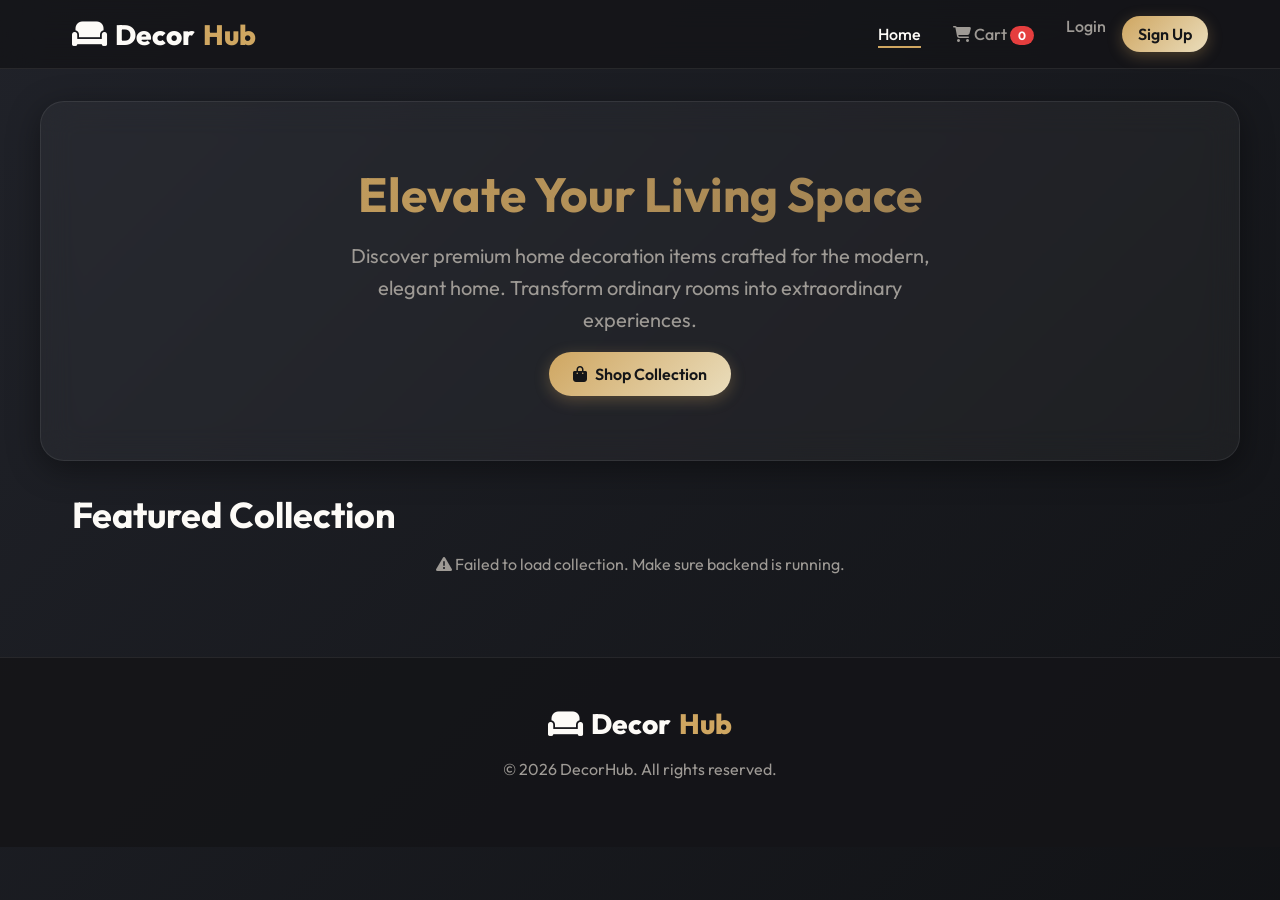
<file: decorhub-frontend/index.html>
<!DOCTYPE html>
<html lang="en">

<head>
    <meta charset="UTF-8">
    <meta name="viewport" content="width=device-width, initial-scale=1.0">
    <title>DecorHub | Premium Home Decor</title>
    <!-- Icons -->
    <link rel="stylesheet" href="https://cdnjs.cloudflare.com/ajax/libs/font-awesome/6.4.0/css/all.min.css">
    <!-- Base Styles -->
    <link rel="stylesheet" href="index.css">
    <link rel="stylesheet" href="style.css">
</head>

<body>
    <!-- Navigation -->
    <header class="navbar">
        <div class="container flex justify-between items-center">
            <a href="index.html" class="logo">
                <i class="fa-solid fa-couch"></i> Decor<span>Hub</span>
            </a>
            <nav class="nav-links">
                <a href="index.html" class="nav-link active">Home</a>
                <a href="cart.html" class="nav-link">
                    <i class="fa-solid fa-shopping-cart"></i> Cart <span id="cart-count" class="badge">0</span>
                </a>
                <div id="auth-links" class="flex gap-4">
                    <!-- Injected by script.js based on auth state -->
                </div>
            </nav>
        </div>
    </header>

    <!-- Hero Section -->
    <section class="hero-section container mt-8 mb-8 text-center glass-card" style="padding: 4rem 2rem;">
        <h1 class="mb-4">Elevate Your Living Space</h1>
        <p style="font-size: 1.25rem; max-width: 600px; margin: 0 auto;" class="mb-6">Discover premium home decoration
            items crafted for the modern, elegant home. Transform ordinary rooms into extraordinary experiences.</p>
        <a href="#products-section" class="btn btn-primary mt-4">
            <i class="fa-solid fa-bag-shopping"></i> Shop Collection
        </a>
    </section>

    <!-- Products Section -->
    <main id="products-section" class="container mb-8">
        <div class="flex justify-between items-center mb-6">
            <h2>Featured Collection</h2>
            <div id="admin-controls" class="hidden">
                <a href="admin.html" class="btn btn-secondary"><i class="fa-solid fa-gauge"></i> Dashboard</a>
            </div>
        </div>

        <!-- Products Grid Container -->
        <div id="products-loader" class="text-center w-full py-8">
            <i class="fa-solid fa-circle-notch fa-spin fa-3x" style="color: var(--primary)"></i>
            <p class="mt-4">Curating products...</p>
        </div>
        <div id="products" class="grid grid-cols-3 gap-6 hidden"></div>
    </main>

    <!-- Footer -->
    <footer class="mt-8"
        style="background: rgba(20, 21, 24, 0.9); padding: 3rem 0; border-top: 1px solid var(--border-light);">
        <div class="container text-center">
            <a href="index.html" class="logo justify-center mb-4">
                <i class="fa-solid fa-couch"></i> Decor<span>Hub</span>
            </a>
            <p class="mb-0 text-muted">&copy; 2026 DecorHub. All rights reserved.</p>
        </div>
    </footer>

    <script src="script.js"></script>
</body>

</html>
</file>
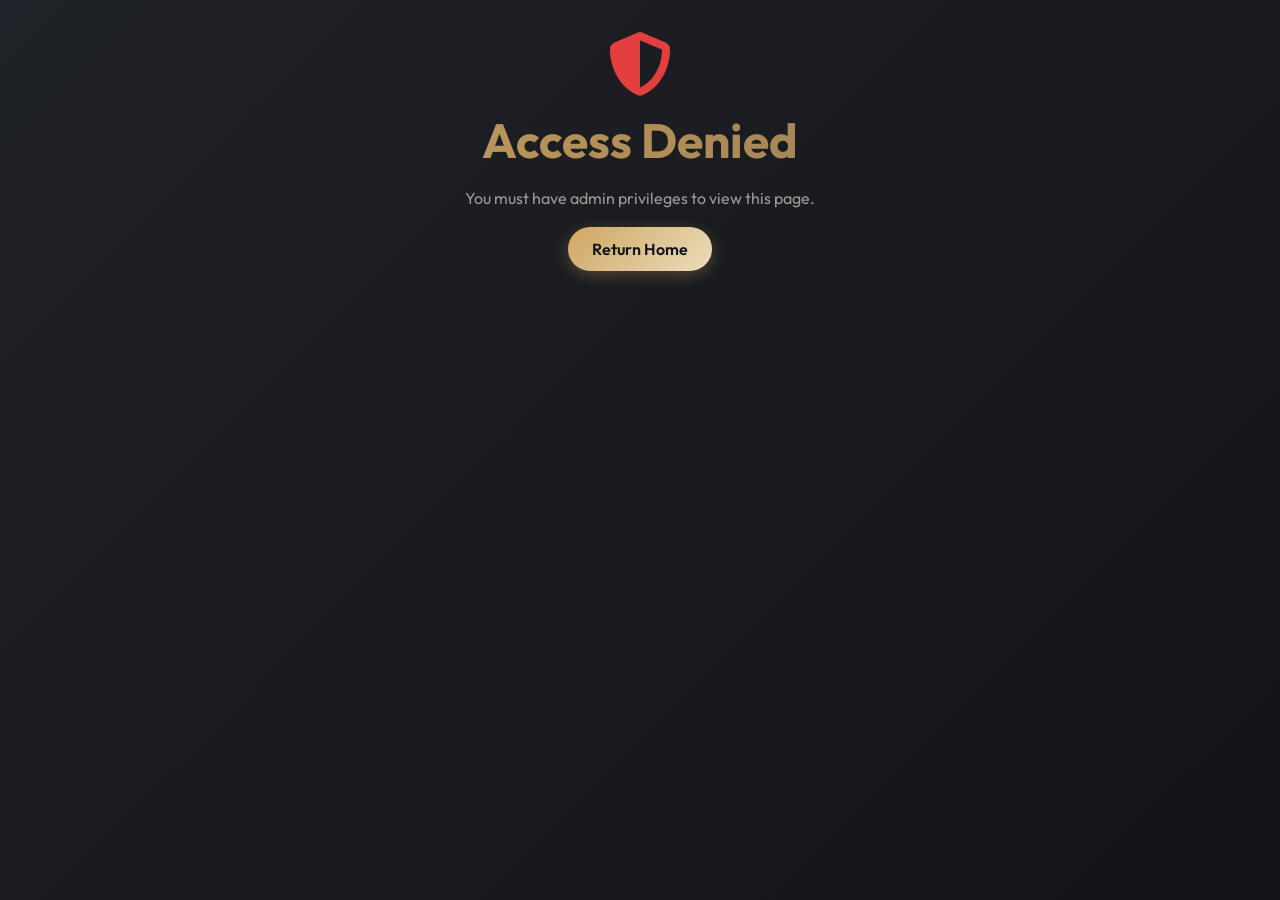
<file: decorhub-frontend/admin.html>
<!DOCTYPE html>
<html lang="en">

<head>
    <meta charset="UTF-8">
    <meta name="viewport" content="width=device-width, initial-scale=1.0">
    <title>Admin Dashboard | DecorHub</title>
    <!-- Icons -->
    <link rel="stylesheet" href="https://cdnjs.cloudflare.com/ajax/libs/font-awesome/6.4.0/css/all.min.css">
    <!-- Base Styles -->
    <link rel="stylesheet" href="index.css">
    <link rel="stylesheet" href="style.css">
</head>

<body>
    <header class="navbar" style="background: rgba(20, 21, 24, 0.95);">
        <div class="container flex justify-between items-center">
            <a href="index.html" class="logo">
                <i class="fa-solid fa-gauge" style="color: var(--accent);"></i> DecorHub <span>Admin</span>
            </a>
            <nav class="nav-links">
                <a href="index.html" class="nav-link"><i class="fa-solid fa-store"></i> View Store</a>
                <button onclick="logout()" class="btn btn-secondary btn-sm" style="padding: 0.5rem 1rem;">
                    <i class="fa-solid fa-right-from-bracket"></i> Logout
                </button>
            </nav>
        </div>
    </header>

    <main class="container mt-8 mb-8" style="min-height: 80vh;">
        <div class="flex justify-between items-center mb-6">
            <h2><i class="fa-solid fa-boxes-stacked" style="color: var(--primary);"></i> Product Management</h2>
            <button onclick="openModal('addModal')" class="btn btn-primary">
                <i class="fa-solid fa-plus"></i> Add New Product
            </button>
        </div>

        <div class="glass-card w-full" style="padding: 0; overflow: hidden;">
            <div style="overflow-x: auto;">
                <table style="width: 100%; border-collapse: collapse; text-align: left;">
                    <thead>
                        <tr style="background: rgba(255,255,255,0.05); border-bottom: 1px solid var(--border-light);">
                            <th style="padding: 1.5rem; color: var(--text-muted); font-weight: 600;">ID</th>
                            <th style="padding: 1.5rem; color: var(--text-muted); font-weight: 600;">Product Details
                            </th>
                            <th style="padding: 1.5rem; color: var(--text-muted); font-weight: 600;">Price</th>
                            <th style="padding: 1.5rem; color: var(--text-muted); font-weight: 600; text-align: right;">
                                Actions</th>
                        </tr>
                    </thead>
                    <tbody id="admin-product-list">
                        <!-- Populated by JS -->
                        <tr>
                            <td colspan="4" class="text-center py-8">
                                <i class="fa-solid fa-circle-notch fa-spin fa-2x"></i>
                                <p class="mt-4">Loading inventory data...</p>
                            </td>
                        </tr>
                    </tbody>
                </table>
            </div>
        </div>

        <!-- Orders Section -->
        <div id="orders-section" class="mt-12">
            <div class="flex justify-between items-center mb-6">
                <h2><i class="fa-solid fa-truck-fast" style="color: var(--secondary);"></i> Order Management</h2>
                <button onclick="loadAdminOrders()" class="btn btn-secondary">
                    <i class="fa-solid fa-arrows-rotate"></i> Refresh Orders
                </button>
            </div>

            <div class="glass-card w-full" style="padding: 0; overflow: hidden;">
                <div style="overflow-x: auto;">
                    <table style="width: 100%; border-collapse: collapse; text-align: left;">
                        <thead>
                            <tr
                                style="background: rgba(255,255,255,0.05); border-bottom: 1px solid var(--border-light);">
                                <th style="padding: 1.5rem; color: var(--text-muted); font-weight: 600;">Order ID</th>
                                <th style="padding: 1.5rem; color: var(--text-muted); font-weight: 600;">Customer</th>
                                <th style="padding: 1.5rem; color: var(--text-muted); font-weight: 600;">Date</th>
                                <th style="padding: 1.5rem; color: var(--text-muted); font-weight: 600;">Total</th>
                                <th style="padding: 1.5rem; color: var(--text-muted); font-weight: 600;">Status</th>
                                <th
                                    style="padding: 1.5rem; color: var(--text-muted); font-weight: 600; text-align: right;">
                                    Actions</th>
                            </tr>
                        </thead>
                        <tbody id="admin-order-list">
                            <tr>
                                <td colspan="6" class="text-center py-8">
                                    <i class="fa-solid fa-circle-notch fa-spin fa-2x"></i>
                                    <p class="mt-4">Loading operational data...</p>
                                </td>
                            </tr>
                        </tbody>
                    </table>
                </div>
            </div>
        </div>
    </main>

    <!-- Modal Form (Add/Edit) -->
    <div id="productModal" class="fixed inset-0 hidden items-center justify-center"
        style="position: fixed; top: 0; left: 0; right: 0; bottom: 0; background: rgba(0,0,0,0.7); backdrop-filter: blur(5px); z-index: 100;">
        <div class="glass-card w-full" style="max-width: 500px; margin: 2rem;">
            <div class="flex justify-between items-center mb-6 border-b pb-4"
                style="border-bottom: 1px solid var(--border-light)">
                <h3 id="modalTitle"><i class="fa-solid fa-square-plus"></i> Add Product</h3>
                <button onclick="closeModal()" class="btn btn-secondary"
                    style="padding: 0.5rem; border-radius: 50%; width: 40px; height: 40px;">
                    <i class="fa-solid fa-xmark"></i>
                </button>
            </div>

            <form id="productForm">
                <input type="hidden" id="prod-id">

                <div class="form-group">
                    <label for="prod-name">Product Name</label>
                    <input type="text" id="prod-name" class="form-control" placeholder="e.g. Modern Table Lamp"
                        required>
                </div>

                <div class="form-group">
                    <label for="prod-price">Price ($)</label>
                    <input type="number" id="prod-price" class="form-control" placeholder="0.00" step="0.01" min="0"
                        required>
                </div>

                <div class="form-group">
                    <label for="prod-image">Image URL</label>
                    <input type="text" id="prod-image" class="form-control" placeholder="https://example.com/image.jpg">
                </div>

                <div class="form-group mb-6">
                    <label for="prod-desc">Description</label>
                    <textarea id="prod-desc" class="form-control" rows="4"
                        placeholder="Brief details about the product..." required
                        style="resize: vertical; min-height: 100px; font-family: inherit;"></textarea>
                </div>

                <div class="flex justify-end gap-4 mt-6">
                    <button type="button" onclick="closeModal()" class="btn btn-secondary">Cancel</button>
                    <button type="submit" class="btn btn-primary" id="saveProdBtn">
                        <i class="fa-solid fa-floppy-disk"></i> Save Product
                    </button>
                </div>
            </form>
        </div>
    </div>

    <!-- Toast container -->
    <div class="toast-container"></div>

    <!-- Scripts -->
    <script src="script.js"></script>
    <script src="admin.js"></script>
</body>

</html>
</file>
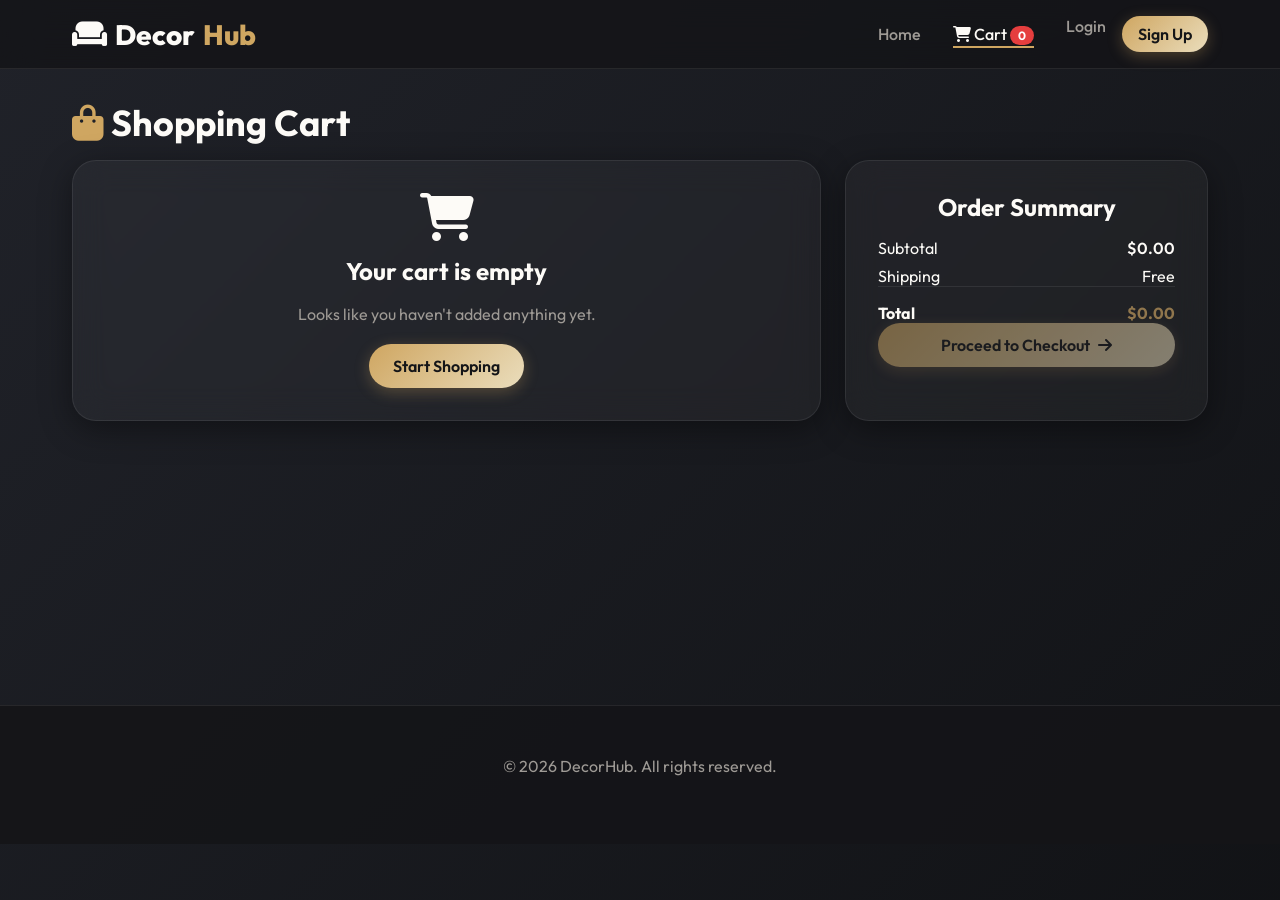
<file: decorhub-frontend/cart.html>
<!DOCTYPE html>
<html lang="en">

<head>
    <meta charset="UTF-8">
    <meta name="viewport" content="width=device-width, initial-scale=1.0">
    <title>Your Cart | DecorHub</title>
    <link rel="stylesheet" href="https://cdnjs.cloudflare.com/ajax/libs/font-awesome/6.4.0/css/all.min.css">
    <link rel="stylesheet" href="index.css">
    <link rel="stylesheet" href="style.css">
</head>

<body>
    <header class="navbar">
        <div class="container flex justify-between items-center">
            <a href="index.html" class="logo">
                <i class="fa-solid fa-couch"></i> Decor<span>Hub</span>
            </a>
            <nav class="nav-links">
                <a href="index.html" class="nav-link">Home</a>
                <a href="cart.html" class="nav-link active">
                    <i class="fa-solid fa-shopping-cart"></i> Cart <span id="cart-count" class="badge">0</span>
                </a>
                <div id="auth-links" class="flex gap-4"></div>
            </nav>
        </div>
    </header>

    <main class="container mt-8 mb-8" style="min-height: 60vh;">
        <h2 class="mb-6"><i class="fa-solid fa-bag-shopping" style="color: var(--primary)"></i> Shopping Cart</h2>

        <div class="grid grid-cols-3 gap-6">
            <div class="glass-card" style="grid-column: span 2;" id="cart-items-container">
                <!-- Cart items injected here -->
                <div class="text-center py-8 text-muted">Loading cart...</div>
            </div>

            <div class="glass-card h-fit sticky top-24">
                <h3 class="mb-4 text-center">Order Summary</h3>
                <div class="flex justify-between mb-2">
                    <span class="text-muted">Subtotal</span>
                    <span id="cart-subtotal" style="font-weight: 600;">$0.00</span>
                </div>
                <div class="flex justify-between mb-4 pb-4" style="border-bottom: 1px solid var(--border-light)">
                    <span class="text-muted">Shipping</span>
                    <span>Free</span>
                </div>
                <div class="flex justify-between mb-6 text-xl">
                    <strong>Total</strong>
                    <strong id="cart-total" style="color: var(--secondary)">$0.00</strong>
                </div>

                <button onclick="checkout()" class="btn btn-primary w-full" id="checkout-btn">
                    Proceed to Checkout <i class="fa-solid fa-arrow-right ml-2"></i>
                </button>
            </div>
        </div>
    </main>

    <footer class="mt-8"
        style="background: rgba(20, 21, 24, 0.9); padding: 3rem 0; border-top: 1px solid var(--border-light);">
        <div class="container text-center">
            <p class="mb-0 text-muted">&copy; 2026 DecorHub. All rights reserved.</p>
        </div>
    </footer>

    <div class="toast-container"></div>
    <script src="script.js"></script>
    <script>
        document.addEventListener("DOMContentLoaded", () => {
            renderCart();
        });

        function renderCart() {
            const cartItems = JSON.parse(localStorage.getItem("cart")) || [];
            const container = document.getElementById("cart-items-container");
            const btn = document.getElementById("checkout-btn");

            if (cartItems.length === 0) {
                container.innerHTML = `
                    <div class="text-center py-8">
                        <i class="fa-solid fa-cart-shopping fa-3x mb-4 text-muted"></i>
                        <h3>Your cart is empty</h3>
                        <p class="mt-2 mb-6">Looks like you haven't added anything yet.</p>
                        <a href="index.html#products-section" class="btn btn-primary">Start Shopping</a>
                    </div>
                `;
                document.getElementById('cart-subtotal').innerText = '$0.00';
                document.getElementById('cart-total').innerText = '$0.00';
                btn.disabled = true;
                btn.style.opacity = '0.5';
                return;
            }

            let html = '';
            let total = 0;

            cartItems.forEach(item => {
                const itemTotal = item.price * item.quantity;
                total += itemTotal;

                // Keep the icon logic consistent with main page mock
                const icons = ['couch', 'lightbulb', 'leaf', 'bed', 'chair', 'mug-hot', 'star'];
                const icon = icons[item.id % icons.length] || 'box';
                const hue = Math.floor(item.id * 137.5) % 360;

                html += `
                <div class="flex items-center justify-between p-4 mb-4" style="background: rgba(255,255,255,0.02); border-radius: 1rem; border: 1px solid var(--border-light);">
                    <div class="flex items-center gap-4">
                        ${item.imageUrl ?
                        `<img src="${item.imageUrl}" alt="${item.name}" style="width: 60px; height: 60px; border-radius: 0.5rem; object-fit: cover;">` :
                        `<div style="width: 60px; height: 60px; border-radius: 0.5rem; background: linear-gradient(135deg, hsl(${hue}, 20%, 20%), hsl(${hue + 30}, 30%, 30%)); display: flex; align-items: center; justify-content: center; font-size: 1.5rem;">
                                <i class="fa-solid fa-${icon}" style="color: rgba(255,255,255,0.8)"></i>
                            </div>`
                    }
                        <div>
                            <h4 style="margin: 0; font-size: 1.1rem;">${item.name}</h4>
                            <div class="text-muted mt-1">$${parseFloat(item.price).toFixed(2)} each</div>
                        </div>
                    </div>
                    
                    <div class="flex items-center gap-6">
                        <div class="flex items-center gap-2" style="background: var(--bg-input); padding: 0.25rem; border-radius: 0.5rem; border: 1px solid var(--border-light);">
                            <button onclick="updateQuantity(${item.id}, -1)" class="btn btn-secondary" style="padding: 0.25rem 0.5rem; min-width: 30px;">-</button>
                            <span style="font-weight: 600; min-width: 20px; text-align: center;">${item.quantity}</span>
                            <button onclick="updateQuantity(${item.id}, 1)" class="btn btn-secondary" style="padding: 0.25rem 0.5rem; min-width: 30px;">+</button>
                        </div>
                        <div style="font-weight: 700; color: var(--text-main); min-width: 80px; text-align: right;">
                            $${itemTotal.toFixed(2)}
                        </div>
                        <button onclick="removeItem(${item.id})" class="btn" style="background: transparent; color: var(--accent); padding: 0.5rem;" title="Remove">
                            <i class="fa-solid fa-trash"></i>
                        </button>
                    </div>
                </div>
                `;
            });

            container.innerHTML = html;
            document.getElementById('cart-subtotal').innerText = `$${total.toFixed(2)}`;
            document.getElementById('cart-total').innerText = `$${total.toFixed(2)}`;
            btn.disabled = false;
            btn.style.opacity = '1';
        }

        function updateQuantity(id, change) {
            let cart = JSON.parse(localStorage.getItem("cart")) || [];
            const item = cart.find(i => i.id === id);
            if (item) {
                item.quantity += change;
                if (item.quantity <= 0) {
                    cart = cart.filter(i => i.id !== id);
                }
                localStorage.setItem("cart", JSON.stringify(cart));
                updateCartCount();
                renderCart();
            }
        }

        function removeItem(id) {
            let cart = JSON.parse(localStorage.getItem("cart")) || [];
            cart = cart.filter(i => i.id !== id);
            localStorage.setItem("cart", JSON.stringify(cart));
            updateCartCount();
            renderCart();
            showToast("Item removed from cart");
        }

        function checkout() {
            const user = JSON.parse(localStorage.getItem("user"));
            if (!user) {
                showToast("Please login entirely to process payment", "warning");
                setTimeout(() => { window.location.href = "login.html"; }, 1500);
                return;
            }

            const cartItems = JSON.parse(localStorage.getItem("cart")) || [];
            if (cartItems.length === 0) return;

            showToast("Processing payment...", "success");
            const btn = document.getElementById("checkout-btn");
            btn.innerHTML = `<i class="fa-solid fa-circle-notch fa-spin"></i> Processing...`;
            btn.disabled = true;

            // Build Order Payload
            const totalAmount = cartItems.reduce((sum, item) => sum + (item.price * item.quantity), 0);
            const orderPayload = {
                userId: user.id || null,
                customerName: user.name,
                customerEmail: user.email,
                shippingAddress: "123 Default Street", // Placeholder for MVP
                totalAmount: totalAmount,
                items: cartItems.map(item => ({
                    productId: item.id,
                    productName: item.name,
                    price: item.price,
                    quantity: item.quantity
                }))
            };

            fetch("http://localhost:8080/orders", {
                method: "POST",
                headers: { "Content-Type": "application/json" },
                body: JSON.stringify(orderPayload)
            })
                .then(res => {
                    if (!res.ok) {
                        return res.text().then(text => {
                            throw new Error(text || `HTTP ${res.status}`);
                        });
                    }
                    return res.json();
                })
                .then(order => {
                    localStorage.removeItem("cart"); // clear cart
                    updateCartCount();
                    renderCart();
                    btn.innerHTML = `Order Complete <i class="fa-solid fa-check ml-2"></i>`;
                    showToast(`Order #${order.id} placed successfully!`, "success");
                })
                .catch(err => {
                    console.error("DEBUG Checkout ERR:", err);
                    btn.innerHTML = `Proceed to Checkout <i class="fa-solid fa-arrow-right ml-2"></i>`;
                    btn.disabled = false;

                    // Fallback for when backend is completely down so aesthetic flow still works
                    if (err.message.includes("Failed to fetch") || err.message.includes("NetworkError")) {
                        localStorage.removeItem("cart");
                        updateCartCount();
                        renderCart();
                        btn.innerHTML = `Order Complete (Mock) <i class="fa-solid fa-check ml-2"></i>`;
                        showToast("Order placed successfully! (Offline Mode)", "success");
                    } else {
                        showToast("Checkout failed: " + err.message.substring(0, 100), "error");
                    }
                });
        }
    </script>
</body>

</html>
</file>
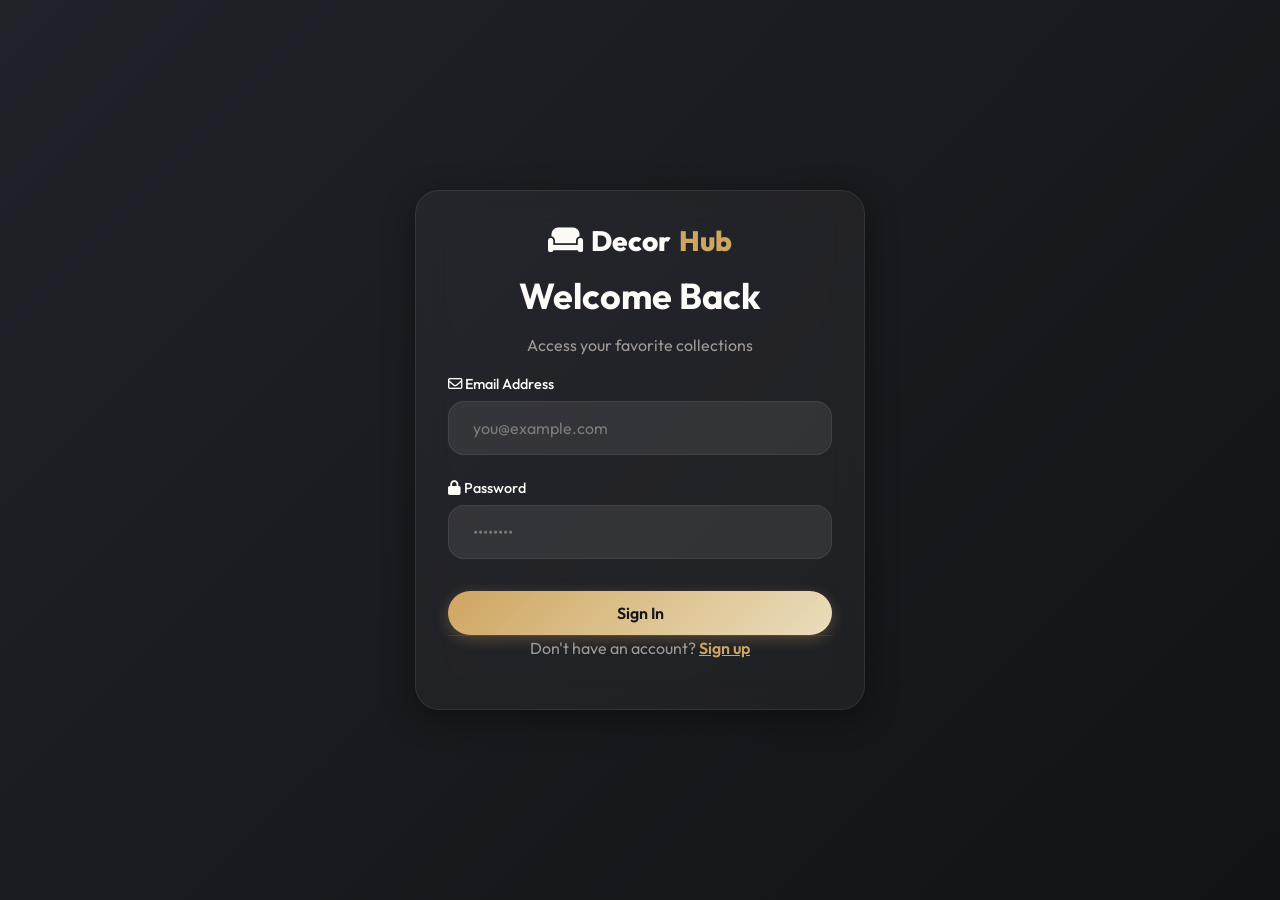
<file: decorhub-frontend/login.html>
<!DOCTYPE html>
<html lang="en">

<head>
    <meta charset="UTF-8">
    <meta name="viewport" content="width=device-width, initial-scale=1.0">
    <title>Login | DecorHub</title>
    <!-- Icons -->
    <link rel="stylesheet" href="https://cdnjs.cloudflare.com/ajax/libs/font-awesome/6.4.0/css/all.min.css">
    <!-- Base Styles -->
    <link rel="stylesheet" href="index.css">
    <link rel="stylesheet" href="style.css">
</head>

<body class="flex items-center justify-center">

    <div class="glass-card w-full" style="max-width: 450px; margin: 2rem;">

        <div class="text-center mb-6">
            <a href="index.html" class="logo justify-center mb-4">
                <i class="fa-solid fa-couch"></i> Decor<span>Hub</span>
            </a>
            <h2>Welcome Back</h2>
            <p>Access your favorite collections</p>
        </div>

        <form id="login-form">
            <div class="form-group">
                <label for="email"><i class="fa-regular fa-envelope"></i> Email Address</label>
                <input id="email" class="form-control" type="email" placeholder="you@example.com" required>
            </div>

            <div class="form-group mb-8">
                <label for="password"><i class="fa-solid fa-lock"></i> Password</label>
                <input id="password" class="form-control" type="password" placeholder="••••••••" required>
            </div>

            <button type="submit" class="btn btn-primary w-full">
                Sign In
            </button>
        </form>

        <div class="text-center mt-6 pt-6" style="border-top: 1px solid var(--border-light)">
            <p>Don't have an account? <a href="signup.html" style="color: var(--primary); font-weight: 600;">Sign up</a>
            </p>
        </div>

        <div id="auth-loader" class="text-center mt-4 hidden">
            <i class="fa-solid fa-circle-notch fa-spin"></i> Authenticating...
        </div>
    </div>

    <!-- Toast container for notifications -->
    <div class="toast-container"></div>

    <script src="script.js"></script> <!-- Shared logic -->
    <script src="auth.js"></script>
    <script>
        document.getElementById('login-form').addEventListener('submit', function (e) {
            e.preventDefault();
            login();
        });
    </script>
</body>

</html>
</file>
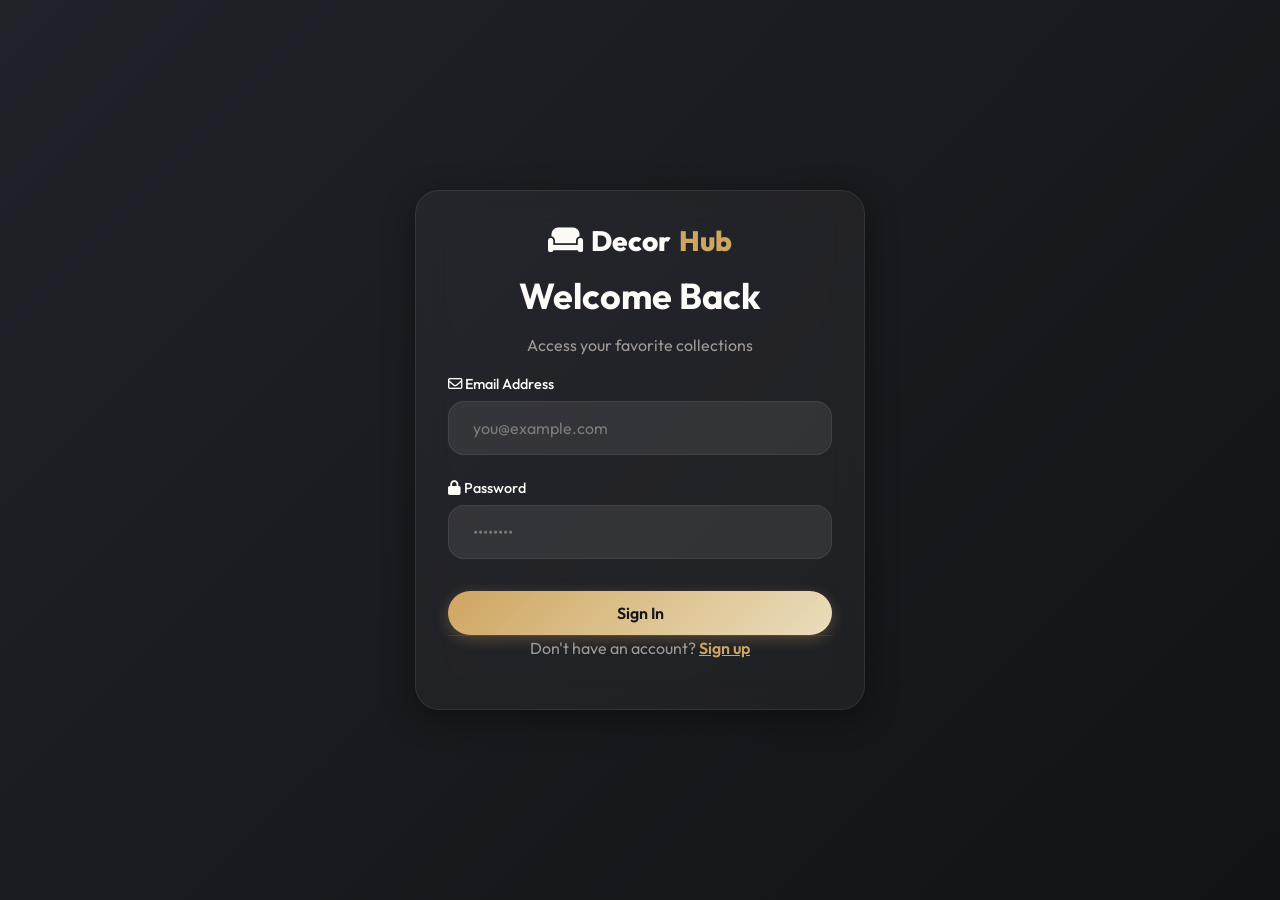
<file: decorhub-frontend/profile.html>
<!DOCTYPE html>
<html lang="en">

<head>
    <meta charset="UTF-8">
    <meta name="viewport" content="width=device-width, initial-scale=1.0">
    <title>My Profile | DecorHub</title>
    <!-- Icons -->
    <link rel="stylesheet" href="https://cdnjs.cloudflare.com/ajax/libs/font-awesome/6.4.0/css/all.min.css">
    <!-- Base Styles -->
    <link rel="stylesheet" href="index.css">
    <link rel="stylesheet" href="style.css">
    <style>
        .order-item-list {
            margin-top: 1rem;
            padding: 1rem;
            background: rgba(0, 0, 0, 0.2);
            border-radius: 0.5rem;
            display: flex;
            flex-direction: column;
            gap: 0.5rem;
        }

        .order-card {
            border-bottom: 1px solid var(--border-light);
            padding-bottom: 1.5rem;
            margin-bottom: 1.5rem;
        }

        .order-card:last-child {
            border-bottom: none;
            margin-bottom: 0;
            padding-bottom: 0;
        }
    </style>
</head>

<body>
    <header class="navbar" style="background: rgba(20, 21, 24, 0.95);">
        <div class="container flex justify-between items-center">
            <a href="index.html" class="logo">
                <i class="fa-solid fa-couch"></i> Decor<span>Hub</span>
            </a>
            <nav class="nav-links">
                <a href="index.html" class="nav-link">Home</a>
                <a href="cart.html" class="nav-link">
                    <i class="fa-solid fa-shopping-cart"></i> Cart <span id="cart-count" class="badge">0</span>
                </a>
                <div id="auth-links" class="flex gap-4"></div>
            </nav>
        </div>
    </header>

    <main class="container mt-8 mb-8" style="min-height: 80vh;">
        <div class="flex flex-col md:flex-row gap-8">

            <!-- Left Sidebar: Profile Details -->
            <div class="w-full md:w-1/3">
                <div class="glass-card text-center sticky top-24">
                    <div
                        style="width: 100px; height: 100px; margin: 0 auto 1.5rem; background: var(--secondary); border-radius: 50%; display: flex; align-items: center; justify-content: center;">
                        <i class="fa-solid fa-user fa-3x" style="color: white;"></i>
                    </div>
                    <h2 id="profile-name" class="mb-2">Customer</h2>
                    <p id="profile-email" class="text-muted mb-6">customer@email.com</p>

                    <div style="border-top: 1px solid var(--border-light); padding-top: 1.5rem; text-align: left;">
                        <h4 class="mb-4">Account Summary</h4>
                        <div class="flex justify-between mb-2">
                            <span class="text-muted">Role</span>
                            <span id="profile-role" style="font-weight: 600;">USER</span>
                        </div>
                        <div class="flex justify-between">
                            <span class="text-muted">Total Orders</span>
                            <span id="profile-order-count" style="font-weight: 600;">0</span>
                        </div>
                    </div>
                </div>
            </div>

            <!-- Right Content: Order History -->
            <div class="w-full md:w-2/3">
                <div class="flex justify-between items-center mb-6">
                    <h2><i class="fa-solid fa-clock-rotate-left" style="color: var(--primary);"></i> Order History</h2>
                    <button onclick="loadUserOrders()" class="btn btn-secondary btn-sm">
                        <i class="fa-solid fa-arrows-rotate"></i>
                    </button>
                </div>

                <div class="glass-card w-full" id="user-orders-container">
                    <div class="text-center py-8">
                        <i class="fa-solid fa-circle-notch fa-spin fa-2x"></i>
                        <p class="mt-4">Loading your historic orders...</p>
                    </div>
                </div>
            </div>

        </div>
    </main>

    <footer class="mt-8"
        style="background: rgba(20, 21, 24, 0.9); padding: 3rem 0; border-top: 1px solid var(--border-light);">
        <div class="container text-center">
            <p class="mb-0 text-muted">&copy; 2026 DecorHub. All rights reserved.</p>
        </div>
    </footer>

    <!-- Toast container -->
    <div class="toast-container"></div>

    <!-- Scripts -->
    <script src="script.js"></script>
    <script>
        document.addEventListener("DOMContentLoaded", () => {
            const user = JSON.parse(localStorage.getItem("user"));
            if (!user) {
                window.location.href = "login.html";
                return;
            }

            // Populate Sidebar
            document.getElementById("profile-name").innerText = user.name;
            document.getElementById("profile-email").innerText = user.email;
            document.getElementById("profile-role").innerText = user.role;

            loadUserOrders(user.id);
        });

        function loadUserOrders(userId) {
            if (!userId || userId === 'undefined') {
                const u = JSON.parse(localStorage.getItem("user"));
                if (u) userId = u.id;
            }

            const container = document.getElementById("user-orders-container");
            const countEl = document.getElementById("profile-order-count");

            // If userId is still undefined, the session is stale — user must re-login
            if (!userId || userId === undefined || String(userId) === 'undefined') {
                container.innerHTML = `
                    <div class="text-center py-8">
                        <i class="fa-solid fa-arrow-right-to-bracket fa-3x mb-4" style="color: var(--primary);"></i>
                        <h3>Session Expired</h3>
                        <p class="mt-2 text-muted">Please log out and log back in to view your order history.</p>
                        <a href="login.html" class="btn btn-primary mt-4" style="margin-top: 1rem;" onclick="localStorage.removeItem('user')">Log out &amp; Re-login</a>
                    </div>
                `;
                return;
            }

            fetch(`http://localhost:8080/orders/user/${userId}`)
                .then(res => {
                    if (!res.ok) {
                        return res.text().then(text => {
                            throw new Error(`Server Error (${res.status}): ${text || res.statusText}`);
                        });
                    }
                    return res.json();
                })
                .then(orders => {
                    if (countEl) countEl.innerText = orders.length;

                    if (orders.length === 0) {
                        container.innerHTML = `
                            <div class="text-center py-8">
                                <i class="fa-solid fa-box-open fa-3x mb-4 text-muted"></i>
                                <h3>No orders found</h3>
                                <p class="mt-2 mb-6">You haven't placed any orders yet.</p>
                                <a href="index.html#products-section" class="btn btn-primary">Start Shopping</a>
                            </div>
                        `;
                        return;
                    }

                    // Sort newest first
                    orders.sort((a, b) => b.id - a.id);

                    let html = "";
                    orders.forEach(o => {
                        const d = new Date(o.createdAt);
                        const dateStr = d.toLocaleDateString() + " " + d.toLocaleTimeString([], { hour: '2-digit', minute: '2-digit' });

                        // Status Colors
                        let statusColor = "var(--text-main)";
                        let icon = "fa-box";
                        if (o.status === "PLACED") { statusColor = "#3b82f6"; icon = "fa-clipboard-check"; }
                        else if (o.status === "PACKED") { statusColor = "#f59e0b"; icon = "fa-box-open"; }
                        else if (o.status === "HANDED_OVER") { statusColor = "#8b5cf6"; icon = "fa-truck-fast"; }
                        else if (o.status === "DELIVERED") { statusColor = "#10b981"; icon = "fa-house-circle-check"; }
                        else if (o.status === "CANCELLED") { statusColor = "var(--accent)"; icon = "fa-ban"; }

                        // Generate Items HTML
                        let itemsHtml = "";
                        if (o.items && o.items.length > 0) {
                            o.items.forEach(item => {
                                itemsHtml += `
                                <div class="flex justify-between items-center" style="font-size: 0.95rem;">
                                    <span style="color: var(--text-muted);">${item.quantity}x ${item.productName}</span>
                                    <span>$${parseFloat(item.price * item.quantity).toFixed(2)}</span>
                                </div>
                                `;
                            });
                        } else {
                            itemsHtml = "<div class='text-muted text-sm'>No items recorded (Legacy order)</div>";
                        }

                        html += `
                        <div class="order-card" id="order-card-${o.id}">
                            <div class="flex flex-col md:flex-row justify-between items-start md:items-center mb-4 gap-4">
                                <div>
                                    <h3 style="margin: 0; color: var(--text-main);">Order #${o.id}</h3>
                                    <div style="font-size: 0.85rem; color: var(--text-muted); margin-top: 0.25rem;">Placed on ${dateStr}</div>
                                </div>
                                <div class="text-right flex flex-row md:flex-col items-center gap-4 md:gap-1">
                                    <div style="font-size: 1.25rem; font-weight: 700; color: var(--secondary);">$${parseFloat(o.totalAmount).toFixed(2)}</div>
                                    <div style="display: inline-flex; align-items: center; gap: 0.5rem; padding: 0.25rem 0.75rem; background: rgba(0,0,0,0.2); border-radius: 2rem; border: 1px solid ${statusColor}33; color: ${statusColor}; font-weight: 600; font-size: 0.85rem;">
                                        <i class="fa-solid ${icon}"></i> ${o.status}
                                    </div>
                                </div>
                            </div>

                            <div class="flex gap-4 items-center flex-wrap">
                                <button onclick="toggleItems(${o.id})" class="btn" style="background: transparent; color: var(--primary); padding: 0; font-size: 0.9rem;">
                                    <i class="fa-solid fa-chevron-down" id="icon-${o.id}" style="transition: transform 0.3s;"></i> View Items
                                </button>
                                ${o.status === 'PLACED' ? `
                                <button onclick="cancelOrder(${o.id})" class="btn" 
                                    style="background: transparent; color: #ef4444; border: 1px solid #ef444433; border-radius: 2rem; padding: 0.25rem 1rem; font-size: 0.85rem; font-weight: 600;">
                                    <i class="fa-solid fa-ban"></i> Cancel Order
                                </button>` : ''}
                            </div>

                            <div id="items-${o.id}" class="order-item-list hidden">
                                <h4 style="font-size: 0.9rem; margin-bottom: 0.5rem; border-bottom: 1px solid rgba(255,255,255,0.1); padding-bottom: 0.5rem;">Purchase Summary</h4>
                                ${itemsHtml}
                            </div>
                        </div>
                        `;
                    });

                    container.innerHTML = html;
                })
                .catch(err => {
                    console.error("Profile load err:", err);
                    const isNetworkError = err.message.includes("Failed to fetch") || err.message.includes("NetworkError");
                    container.innerHTML = `
                        <div class="text-center py-8">
                            <i class="fa-solid fa-triangle-exclamation fa-3x mb-4" style="color: var(--accent);"></i>
                            <h3>${isNetworkError ? 'Cannot reach server' : 'Error loading orders'}</h3>
                            <p class="mt-2 text-muted">
                                ${isNetworkError
                            ? 'The backend server (localhost:8080) appears to be offline OR blocking the request (CORS). Please restart your Spring Boot application.'
                            : err.message}
                            </p>
                        </div>
                    `;
                });
        }

        function toggleItems(id) {
            const list = document.getElementById(`items-${id}`);
            const icon = document.getElementById(`icon-${id}`);
            if (list.classList.contains('hidden')) {
                list.classList.remove('hidden');
                icon.style.transform = 'rotate(180deg)';
            } else {
                list.classList.add('hidden');
                icon.style.transform = 'rotate(0deg)';
            }
        }

        function cancelOrder(orderId) {
            if (!confirm(`Are you sure you want to cancel Order #${orderId}? This cannot be undone.`)) return;

            fetch(`http://localhost:8080/orders/${orderId}/status`, {
                method: 'PUT',
                headers: { 'Content-Type': 'application/json' },
                body: JSON.stringify({ status: 'CANCELLED' })
            })
                .then(res => {
                    if (!res.ok) throw new Error('Failed to cancel');
                    return res.json();
                })
                .then(() => {
                    showToast('Order cancelled successfully.', 'success');
                    loadUserOrders(); // Refresh order list
                })
                .catch(err => {
                    console.error(err);
                    showToast('Could not cancel order. Please try again.', 'error');
                });
        }
    </script>
</body>

</html>
</file>
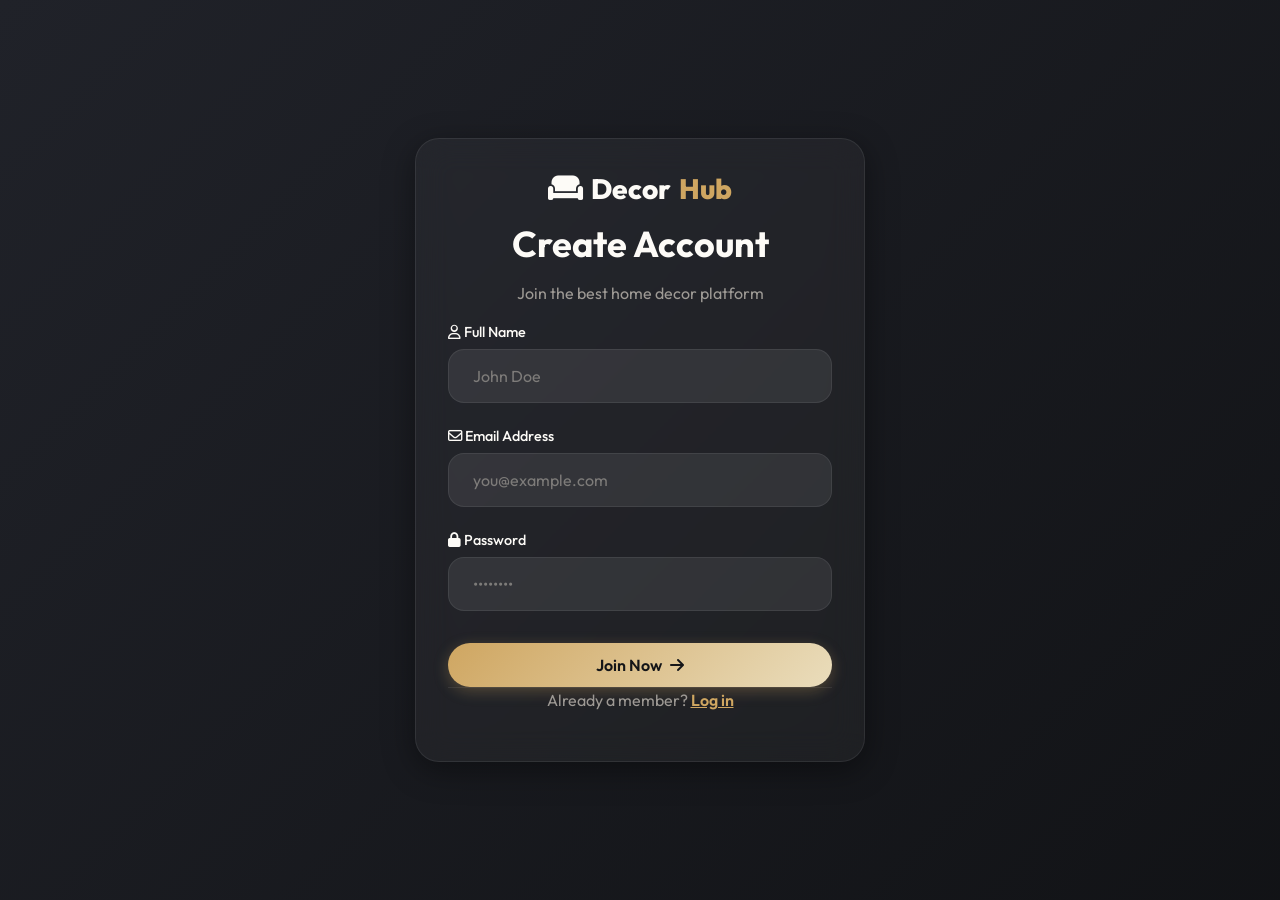
<file: decorhub-frontend/signup.html>
<!DOCTYPE html>
<html lang="en">

<head>
    <meta charset="UTF-8">
    <meta name="viewport" content="width=device-width, initial-scale=1.0">
    <title>Join Us | DecorHub</title>
    <!-- Icons -->
    <link rel="stylesheet" href="https://cdnjs.cloudflare.com/ajax/libs/font-awesome/6.4.0/css/all.min.css">
    <!-- Base Styles -->
    <link rel="stylesheet" href="index.css">
    <link rel="stylesheet" href="style.css">
</head>

<body class="flex items-center justify-center">

    <div class="glass-card w-full" style="max-width: 450px; margin: 2rem;">

        <div class="text-center mb-6">
            <a href="index.html" class="logo justify-center mb-4">
                <i class="fa-solid fa-couch"></i> Decor<span>Hub</span>
            </a>
            <h2>Create Account</h2>
            <p>Join the best home decor platform</p>
        </div>

        <form id="signup-form">
            <div class="form-group">
                <label for="name"><i class="fa-regular fa-user"></i> Full Name</label>
                <input id="name" class="form-control" type="text" placeholder="John Doe" required>
            </div>

            <div class="form-group">
                <label for="email"><i class="fa-regular fa-envelope"></i> Email Address</label>
                <input id="email" class="form-control" type="email" placeholder="you@example.com" required>
            </div>

            <div class="form-group mb-8">
                <label for="password"><i class="fa-solid fa-lock"></i> Password</label>
                <input id="password" class="form-control" type="password" placeholder="••••••••" required minlength="6">
            </div>

            <button type="submit" class="btn btn-primary w-full">
                Join Now <i class="fa-solid fa-arrow-right ml-2"></i>
            </button>
        </form>

        <div class="text-center mt-6 pt-6" style="border-top: 1px solid var(--border-light)">
            <p>Already a member? <a href="login.html" style="color: var(--primary); font-weight: 600;">Log in</a></p>
        </div>

        <div id="auth-loader" class="text-center mt-4 hidden">
            <i class="fa-solid fa-circle-notch fa-spin"></i> Creating...
        </div>
    </div>

    <!-- Toast container for notifications -->
    <div class="toast-container"></div>

    <script src="script.js"></script> <!-- Shared logic -->
    <script src="auth.js"></script>
    <script>
        document.getElementById('signup-form').addEventListener('submit', function (e) {
            e.preventDefault();
            signup();
        });
    </script>
</body>

</html>
</file>
<file: decorhub-frontend/index.css>
@import url('https://fonts.googleapis.com/css2?family=Outfit:wght@300;400;500;600;700;800&display=swap');

:root {
  /* Dynamic Color Palette - Modern Luxury */
  --primary: #CFA661;
  /* Champagne Gold */
  --primary-hover: #B08A4D;
  --secondary: #90764D;
  --secondary-hover: #B08A4D;
  --accent: #E53E3E;

  /* Backgrounds */
  --bg-main: #141518;
  /* Deep Onyx Slate */
  --bg-card: rgba(255, 255, 255, 0.04);
  /* Ultra-subtle glass */
  --bg-input: rgba(255, 255, 255, 0.08);
  /* Frosted input */

  /* Text Colors */
  --text-main: #FDFBF7;
  /* Soft Ivory */
  --text-muted: #9E9A95;
  /* Warm Metallic Grey */
  --text-inverse: #141518;

  /* Borders & Shadows */
  --border-light: rgba(255, 255, 255, 0.08);
  --glass-shadow: 0 8px 32px 0 rgba(0, 0, 0, 0.4);
  --glow-primary: 0 0 20px rgba(207, 166, 97, 0.2);

  /* Transitions */
  --transition-fast: 0.2s ease;
  --transition-normal: 0.3s cubic-bezier(0.4, 0, 0.2, 1);
  --transition-bounce: 0.5s cubic-bezier(0.68, -0.55, 0.26, 1.55);
}

* {
  box-sizing: border-box;
  margin: 0;
  padding: 0;
  font-family: 'Outfit', sans-serif;
}

body {
  background-color: var(--bg-main);
  color: var(--text-main);
  min-height: 100vh;
  display: flex;
  flex-direction: column;
  /* subtle animated background gradient */
  background: linear-gradient(-45deg, #141518, #1A1C23, #0D0E10, #202229);
  background-size: 400% 400%;
  animation: gradientBG 15s ease infinite;
}

@keyframes gradientBG {
  0% {
    background-position: 0% 50%;
  }

  50% {
    background-position: 100% 50%;
  }

  100% {
    background-position: 0% 50%;
  }
}

/* Typography */
h1,
h2,
h3,
h4,
h5,
h6 {
  font-weight: 700;
  line-height: 1.2;
  margin-bottom: 1rem;
}

h1 {
  font-size: 3rem;
  background: linear-gradient(to right, var(--primary), var(--secondary));
  -webkit-background-clip: text;
  background-clip: text;
  color: transparent;
}

h2 {
  font-size: 2.25rem;
  color: var(--text-main);
}

h3 {
  font-size: 1.5rem;
  color: var(--text-main);
}

p {
  color: var(--text-muted);
  line-height: 1.6;
  margin-bottom: 1rem;
}

/* Buttons */
.btn {
  display: inline-flex;
  align-items: center;
  justify-content: center;
  padding: 0.75rem 1.5rem;
  border-radius: 9999px;
  /* Pill shape */
  font-weight: 600;
  font-size: 1rem;
  border: none;
  cursor: pointer;
  transition: all var(--transition-bounce);
  text-decoration: none;
  gap: 0.5rem;
}

.btn-primary {
  background: linear-gradient(135deg, var(--primary), #EADDBC);
  color: var(--text-inverse);
  box-shadow: 0 4px 15px rgba(207, 166, 97, 0.3);
}

.btn-primary:hover {
  transform: translateY(-3px) scale(1.05);
  box-shadow: 0 8px 25px rgba(207, 166, 97, 0.5);
  background: linear-gradient(135deg, var(--primary-hover), #CFA661);
}

.btn-primary:active {
  transform: translateY(0) scale(0.95);
}

.btn-secondary {
  background: rgba(255, 255, 255, 0.1);
  color: var(--text-main);
  border: 1px solid var(--border-light);
  backdrop-filter: blur(10px);
  -webkit-backdrop-filter: blur(10px);
}

.btn-secondary:hover {
  background: rgba(255, 255, 255, 0.2);
  transform: translateY(-2px);
}

.btn-danger {
  background: linear-gradient(135deg, #F43F5E, #FB7185);
  color: white;
}

.btn-danger:hover {
  transform: translateY(-2px);
  box-shadow: 0 5px 15px rgba(244, 63, 94, 0.4);
}

/* Glassmorphism Cards */
.glass-card {
  background: var(--bg-card);
  backdrop-filter: blur(16px);
  -webkit-backdrop-filter: blur(16px);
  border: 1px solid var(--border-light);
  border-radius: 1.5rem;
  padding: 2rem;
  box-shadow: var(--glass-shadow);
  transition: transform var(--transition-normal), box-shadow var(--transition-normal), border-color var(--transition-fast);
}

.glass-card:hover {
  transform: translateY(-5px);
  box-shadow: var(--glow-primary);
  border-color: rgba(207, 166, 97, 0.4);
}

/* Inputs */
.form-group {
  margin-bottom: 1.5rem;
  position: relative;
  text-align: left;
}

.form-group label {
  display: block;
  margin-bottom: 0.5rem;
  font-weight: 500;
  color: var(--text-main);
  font-size: 0.9rem;
}

.form-control {
  width: 100%;
  padding: 1rem 1.5rem;
  background: var(--bg-input);
  border: 1px solid var(--border-light);
  border-radius: 1rem;
  color: var(--text-main);
  font-size: 1rem;
  transition: all var(--transition-fast);
  outline: none;
}

.form-control::placeholder {
  color: var(--text-muted);
  opacity: 0.7;
}

.form-control:focus {
  border-color: var(--primary);
  box-shadow: 0 0 0 3px rgba(207, 166, 97, 0.2);
  background: rgba(255, 255, 255, 0.1);
}

/* Layout Utilities */
.container {
  width: 100%;
  max-width: 1200px;
  margin: 0 auto;
  padding: 0 2rem;
}

.flex {
  display: flex;
}

.flex-col {
  flex-direction: column;
}

.items-center {
  align-items: center;
}

.justify-between {
  justify-content: space-between;
}

.justify-center {
  justify-content: center;
}

.gap-4 {
  gap: 1rem;
}

.gap-6 {
  gap: 1.5rem;
}

/* Grid */
.grid {
  display: grid;
}

.grid-cols-1 {
  grid-template-columns: repeat(1, minmax(0, 1fr));
}

.grid-cols-2 {
  grid-template-columns: repeat(2, minmax(0, 1fr));
}

.grid-cols-3 {
  grid-template-columns: repeat(3, minmax(0, 1fr));
}

@media (max-width: 768px) {
  .grid-cols-3 {
    grid-template-columns: repeat(2, minmax(0, 1fr));
  }

  .grid-cols-2 {
    grid-template-columns: repeat(1, minmax(0, 1fr));
  }
}

@media (max-width: 480px) {

  .grid-cols-3,
  .grid-cols-2 {
    grid-template-columns: repeat(1, minmax(0, 1fr));
  }

  h1 {
    font-size: 2.5rem;
  }
}

/* Header / Nav */
.navbar {
  background: rgba(20, 21, 24, 0.85);
  backdrop-filter: blur(20px);
  -webkit-backdrop-filter: blur(20px);
  border-bottom: 1px solid var(--border-light);
  padding: 1rem 0;
  position: sticky;
  top: 0;
  z-index: 50;
}

.nav-links {
  display: flex;
  gap: 2rem;
  align-items: center;
}

.nav-link {
  color: var(--text-muted);
  text-decoration: none;
  font-weight: 500;
  transition: color var(--transition-fast);
  position: relative;
}

.nav-link:hover,
.nav-link.active {
  color: var(--text-main);
}

.nav-link::after {
  content: '';
  position: absolute;
  width: 0;
  height: 2px;
  bottom: -4px;
  left: 0;
  background-color: var(--primary);
  transition: width var(--transition-fast);
}

.nav-link:hover::after,
.nav-link.active::after {
  width: 100%;
}

.logo {
  font-size: 1.75rem;
  font-weight: 800;
  color: var(--text-main);
  text-decoration: none;
  display: flex;
  align-items: center;
  gap: 0.5rem;
}

.logo span {
  color: var(--primary);
}

/* Badges */
.badge {
  background: var(--accent);
  color: white;
  padding: 0.15rem 0.5rem;
  border-radius: 9999px;
  font-size: 0.75rem;
  font-weight: bold;
}

/* Utilities */
.text-center {
  text-align: center;
}

.mt-2 {
  margin-top: 0.5rem;
}

.mt-4 {
  margin-top: 1rem;
}

.mt-8 {
  margin-top: 2rem;
}

.mb-2 {
  margin-bottom: 0.5rem;
}

.mb-4 {
  margin-bottom: 1rem;
}

.mb-8 {
  margin-bottom: 2rem;
}

.w-full {
  width: 100%;
}

.hidden {
  display: none !important;
}
</file>
<file: decorhub-frontend/style.css>
/* Component-specific overrides for product cards */
.product {
    display: flex;
    flex-direction: column;
    /* Use variables from index.css */
    background: var(--bg-card);
    backdrop-filter: blur(16px);
    -webkit-backdrop-filter: blur(16px);
    border: 1px solid var(--border-light);
    border-radius: 1.5rem;
    padding: 1.5rem;
    box-shadow: var(--glass-shadow);
    transition: transform var(--transition-bounce), box-shadow var(--transition-normal), border-color var(--transition-fast);
    height: 100%;
}

.product:hover {
    transform: translateY(-8px);
    box-shadow: var(--glow-primary);
    border-color: rgba(79, 70, 229, 0.4);
}

.product-image-placeholder {
    width: 100%;
    height: 200px;
    background: linear-gradient(135deg, rgba(255, 255, 255, 0.05), rgba(0, 0, 0, 0.2));
    border-radius: 1rem;
    display: flex;
    align-items: center;
    justify-content: center;
    margin-bottom: 1.5rem;
    color: var(--text-muted);
    font-size: 3rem;
    border: 1px solid rgba(255, 255, 255, 0.02);
}

.product h3 {
    margin-bottom: 0.5rem;
    font-size: 1.25rem;
}

.product .description {
    color: var(--text-muted);
    font-size: 0.9rem;
    flex-grow: 1;
    /* Pushes price to bottom */
    margin-bottom: 1rem;
    display: -webkit-box;
    -webkit-line-clamp: 3;
    -webkit-box-orient: vertical;
    overflow: hidden;
}

.product .price-row {
    display: flex;
    justify-content: space-between;
    align-items: center;
    margin-top: auto;
    padding-top: 1rem;
    border-top: 1px solid var(--border-light);
}

.product .price {
    font-size: 1.5rem;
    font-weight: 700;
    color: var(--secondary);
}

/* Custom Alert Banner styling for cart notifications */
.toast-container {
    position: fixed;
    bottom: 2rem;
    right: 2rem;
    z-index: 1000;
    display: flex;
    flex-direction: column;
    gap: 1rem;
}

.toast {
    background: var(--bg-card);
    backdrop-filter: blur(20px);
    -webkit-backdrop-filter: blur(20px);
    border: 1px solid var(--border-light);
    border-left: 4px solid var(--secondary);
    color: white;
    padding: 1rem 1.5rem;
    border-radius: 0.75rem;
    display: flex;
    align-items: center;
    gap: 1rem;
    box-shadow: 0 10px 25px rgba(0, 0, 0, 0.5);
    animation: slideIn 0.3s cubic-bezier(0.68, -0.55, 0.26, 1.55) forwards;
}

@keyframes slideIn {
    from {
        transform: translateX(100%);
        opacity: 0;
    }

    to {
        transform: translateX(0);
        opacity: 1;
    }
}

@keyframes fadeOut {
    from {
        opacity: 1;
    }

    to {
        opacity: 0;
    }
}
</file>
